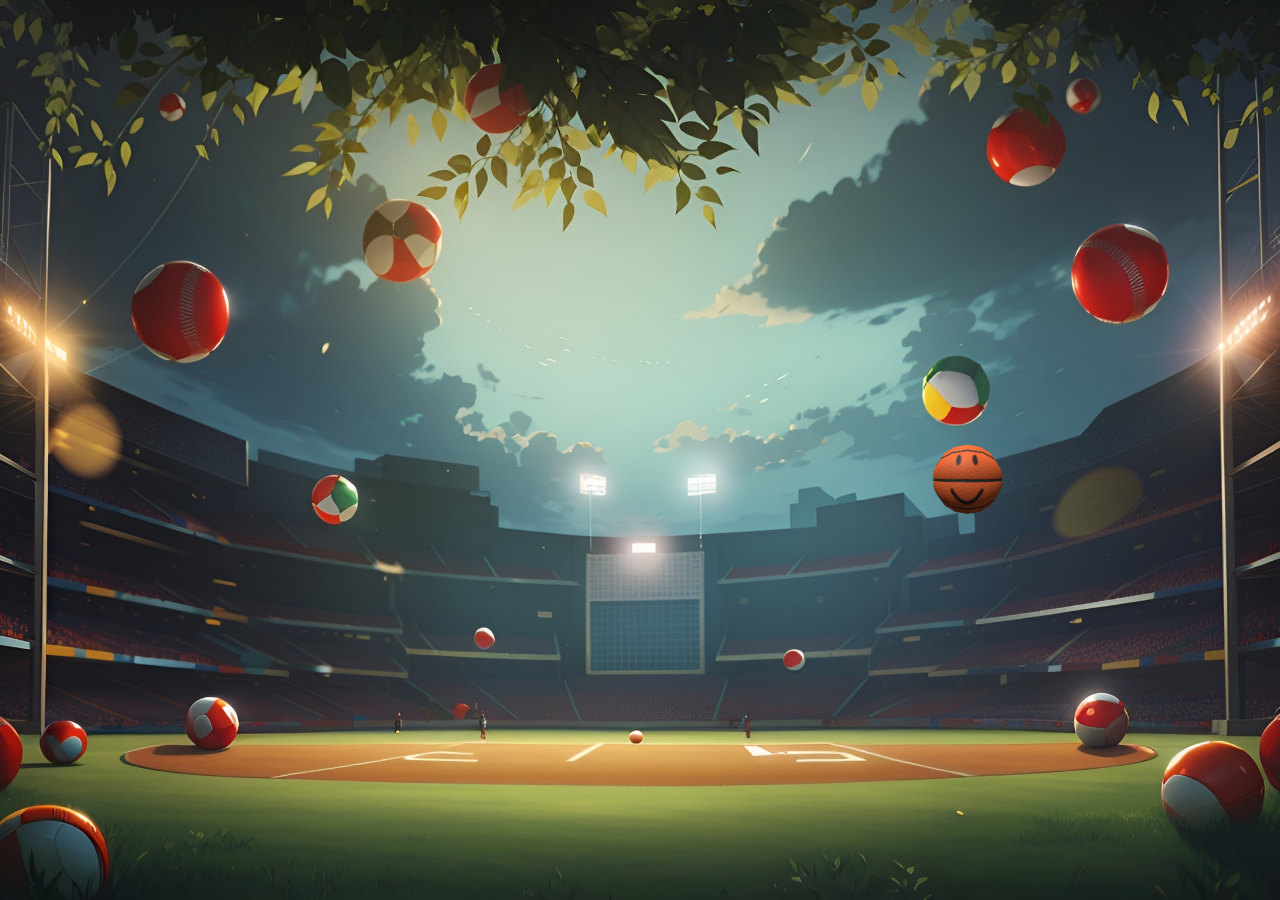
<file: game.html>
<!DOCTYPE html>
<html lang="en">
<head>
    <meta charset="UTF-8">
    <meta name="viewport" content="width=device-width, initial-scale=1.0">
    <link rel="stylesheet" href="./css/index.css">
    <script src="./js/index.js" defer type="module" ></script>
    <title>Pega Bolinha</title>
</head>
<body>

    <main id="game">
        
    </main>
    
</body>
</html>
</file>
<file: css/index.css>
@import url('https://fonts.googleapis.com/css2?family=Roboto:wght@400;700&display=swap');


* { 
    margin: 0;
    padding:0;
    box-sizing: border-box;
    font-family: 'Roboto', sans-serif;
}

body, html { 
    height: 100%;
    max-height: 100vh;
    max-width: 100vw;
    width: 100%;
}


body {
    background: url('../assets/images/bg.jpg') no-repeat center;
    background-size: cover;
}

main { 
    display: flex;
    align-items: center;
    justify-content: center;
    flex-direction: column;
    height: 100%;
    width: 100%;  
}

h1 {
    font-weight: bold;
    color: #FFFF;
    font-size: 2.5rem;
    text-shadow: 3px 3px 3px rgba(0,0,0,0.5);
}

#start-btn{
    margin-top: 2rem;
    padding: 1rem 2rem;
    border-radius: 0.5rem;
    border: none;
    background:rgb(196, 26, 26);
    color: #FFFF;
    font-weight: bold;
    font-size: 1rem;
    cursor: pointer;
    transition: all 0.2s ease-in-out;   
}

#start-btn:hover {
    background: rgba(255, 0, 0, 0.9);
}

#ball {
    position: absolute;
    width: 100px;
    height: 100px;
    border-radius: 50%;
    background: url('../assets/images/ball.png') no-repeat center;
    background-size: contain;
}

#dificult-select {
    width: 200px;
    margin-top: 2rem;
    padding: 1rem 2rem;
    border-radius: 0.5rem;
    border: rgba(196, 26, 26) 2px solid;
    background-color: rgb(196, 26, 26)  ;
    font-weight: bold;
    color: #FFFF;

}

#dificult-select option {
    background-color: rgb(196, 26, 26)  ;
    color: #FFFF;
    font-weight: bold;
    padding: 1rem 2rem;
}
</file>
